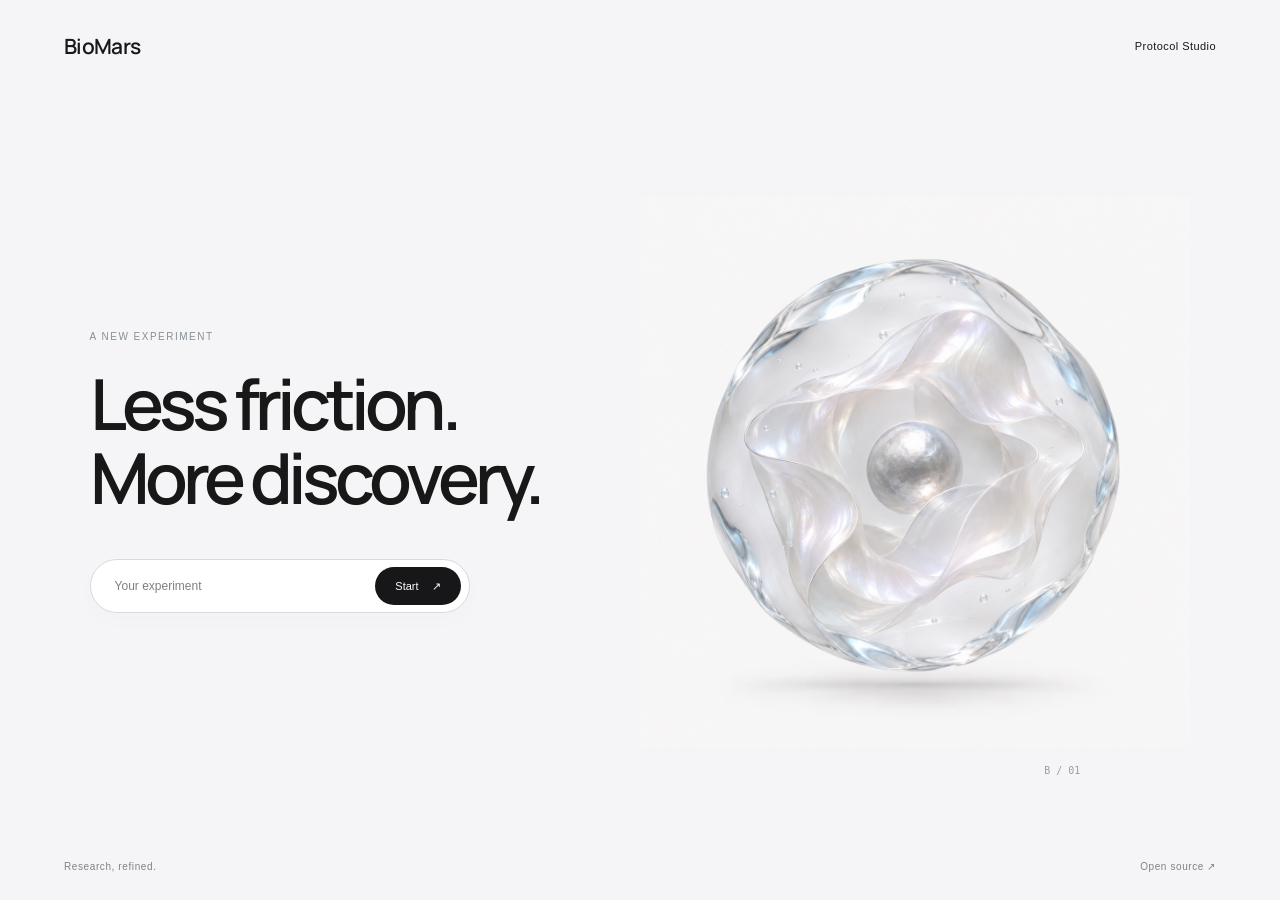
<file: web/directions/scene.html>
<!doctype html>
<html lang="en">
  <head>
    <meta charset="utf-8" />
    <meta name="viewport" content="width=device-width,initial-scale=1" />
    <meta name="theme-color" content="#171717" />
    <title>BioMars · Design Study</title>
    <link rel="stylesheet" href="./scenes.css" />
    <script type="module" src="./scene.js"></script>
  </head>
  <body>
    <main id="scene"></main>
  </body>
</html>
</file>
<file: web/directions/scenes.css>
* {
  box-sizing: border-box;
}
html,
body {
  margin: 0;
  width: 100%;
  min-height: 100%;
  font-family: Arial, Helvetica, sans-serif;
}
body {
  --display: Arial;
  background: var(--bg, #f5f5f7);
  color: var(--fg, #181818);
}
button,
input,
a {
  -webkit-tap-highlight-color: transparent;
}
button,
input {
  font: inherit;
  color: inherit;
}
button {
  cursor: pointer;
}
a {
  color: inherit;
  text-decoration: none;
}
button:active {
  scale: 0.97;
}
a:focus-visible,
button:focus-visible,
input:focus-visible {
  outline: 2px solid currentColor;
  outline-offset: 6px;
}
#scene {
  position: relative;
  min-height: 680px;
  height: 100svh;
  overflow: hidden;
  --mx: 0;
  --my: 0;
  --px: 50%;
  --py: 50%;
  --dial: -13deg;
}
.scene-nav {
  position: relative;
  z-index: 5;
  display: flex;
  justify-content: space-between;
  align-items: center;
  padding: 32px 5%;
  font-size: 12px;
}
.wordmark {
  font-weight: 700;
  font-size: 21px;
  letter-spacing: -0.7px;
}
.scene-nav > span {
  font-size: 11px;
  letter-spacing: 0.04em;
}
.scene-foot {
  position: absolute;
  bottom: 28px;
  left: 5%;
  right: 5%;
  display: flex;
  justify-content: space-between;
  font-size: 10px;
  letter-spacing: 0.06em;
  z-index: 3;
}
h1,
p,
figure {
  margin: 0;
}
h1 {
  font-family: var(--display), sans-serif;
  line-height: 0.98;
  font-weight: 400;
  letter-spacing: -0.055em;
}
.eyebrow,
.micro {
  font-size: 10px;
  letter-spacing: 0.15em;
}
.experiment {
  display: flex;
  position: relative;
  width: min(420px, 100%);
  border-bottom: 1px solid currentColor;
  align-items: center;
  gap: 12px;
  z-index: 6;
}
.experiment input {
  width: 100%;
  min-width: 0;
  border: 0;
  padding: 19px 0;
  background: transparent;
  outline: none;
  font-size: 14px;
}
.experiment input::placeholder {
  color: inherit;
  opacity: 0.55;
}
.experiment button {
  flex-shrink: 0;
  min-width: 48px;
  min-height: 48px;
  border: 0;
  background: transparent;
  color: inherit;
  font-size: 24px;
}
.experiment:focus-within {
  border-bottom-width: 2px;
}
.art {
  width: 100%;
  height: 100%;
  object-fit: cover;
  display: block;
  pointer-events: none;
  user-select: none;
}
.asterisk {
  width: 100%;
  height: 100%;
}
.sr-only {
  position: absolute !important;
  width: 1px;
  height: 1px;
  padding: 0;
  margin: -1px;
  overflow: hidden;
  clip: rect(0, 0, 0, 0);
  white-space: nowrap;
  border: 0;
}
i,
em {
  font-weight: inherit;
}
.thumbnail * {
  animation: none !important;
  transition: none !important;
  cursor: default !important;
}
.thumbnail input {
  pointer-events: none;
}
.thumbnail #scene {
  min-height: 0;
}
.cell-diagram {
  width: 100%;
  height: 100%;
  fill: none;
  stroke: currentColor;
  stroke-width: 1;
}
.precision {
  height: calc(100% - 140px);
  display: grid;
  grid-template-columns: 1fr 1fr;
  align-items: center;
  padding: 0 7%;
}
.precision-title {
  z-index: 2;
}
.precision h1 {
  font-family: var(--display), sans-serif;
  font-size: clamp(45px, 5.5vw, 86px);
  font-weight: 600;
  letter-spacing: -0.07em;
  margin: 25px 0 45px;
  line-height: 1.05;
}
.precision .eyebrow {
  color: #879096;
}
.precision .experiment {
  border: 1px solid #d9d9df;
  border-radius: 100px;
  background: white;
  width: 380px;
  padding: 0 8px 0 24px;
  box-shadow: 0 8px 25px #00000004;
}
.precision .experiment input {
  font-size: 12px;
}
.precision .experiment button {
  border-radius: 100px;
  background: #171719;
  color: white;
  font-size: 11px;
  min-height: 38px;
  padding: 0 20px;
}
.precision .experiment button span {
  margin-left: 10px;
}
.pearl-wrap {
  position: relative;
  align-self: stretch;
  display: grid;
  align-items: center;
  transform: translate(calc(var(--mx) * 20px), calc(var(--my) * 16px));
}
.pearl-wrap .art {
  height: auto;
  mix-blend-mode: multiply;
}
.specimen-tag {
  position: absolute;
  bottom: 10%;
  right: 20%;
  font: 10px monospace;
  color: #9d9da6;
}
.theme-01 .scene-foot {
  color: #818186;
}
.theme-01 .wordmark {
  font-family: var(--display);
  font-weight: 600;
}
/* 02 — International Typographic Style */
.theme-02 {
  --bg: #ef3e2f;
  --fg: #f0eddf;
}
.theme-02 .scene-nav {
  border-bottom: 1px solid #f0eddf80;
  margin: 0 4%;
  padding: 28px 0;
}
.theme-02 .wordmark {
  font-family: Arial;
  font-size: 28px;
  font-weight: 900;
}
.swiss-grid {
  display: grid;
  grid-template-columns: 1.1fr 1fr;
  position: relative;
  height: calc(100% - 100px);
  margin: 0 4%;
  border-right: 1px solid #f0eddf80;
}
.swiss-grid h1 {
  font-size: clamp(90px, 14vw, 220px);
  line-height: 0.82;
  letter-spacing: -0.08em;
  padding-top: 28px;
}
.swiss-right {
  border-left: 1px solid #f0eddf80;
  display: flex;
  flex-direction: column;
  justify-content: space-between;
  padding: 28px 28px 80px;
}
.swiss-symbol {
  width: 240px;
  height: 240px;
  align-self: center;
  transform: rotate(calc(var(--mx) * 22deg));
  transition: transform 0.15s;
}
.swiss-form {
  margin-top: 25px;
}
.swiss-form .experiment {
  margin-top: 12px;
  width: 100%;
}
.swiss-bottom {
  position: absolute;
  bottom: 26px;
  left: 0;
  font-size: 11px;
  font-weight: 700;
  line-height: 1.4;
}
/* 03 — Ma */
.theme-03 {
  --bg: #f1eee6;
  --fg: #292d22;
}
.theme-03 .scene-nav {
  font-family: Georgia, serif;
}
.theme-03 .wordmark {
  font-weight: 400;
  letter-spacing: 0;
}
.ma-layout {
  position: relative;
  height: calc(100% - 150px);
}
.ma-layout > .art {
  position: absolute;
  right: 5%;
  top: -3%;
  height: 105%;
  width: 49%;
  mix-blend-mode: multiply;
  opacity: 0.84;
  transform: translate(calc(var(--mx) * 8px), calc(var(--my) * 6px));
}
.ma-text {
  position: relative;
  z-index: 2;
  margin-left: 16%;
  padding-top: 7vh;
  width: 39%;
}
.ma-text h1 {
  font-size: clamp(40px, 4.7vw, 68px);
  letter-spacing: 0.02em;
  line-height: 1.5;
}
.ma-text h1 i {
  font-style: normal;
}
.ma-text > p {
  font:
    12px Georgia,
    serif;
  letter-spacing: 0.15em;
  margin: 22px 0 30px;
}
.ma-text .experiment {
  width: 300px;
  border-color: #899080;
}
.ma-text input {
  font: 12px Georgia;
}
.vertical-word {
  writing-mode: vertical-rl;
  position: absolute;
  left: 5%;
  top: 10%;
  font: 12px var(--display);
  letter-spacing: 0.4em;
}
.red-seal {
  display: inline-block;
  background: #ad382f;
  color: #f1eee6;
  padding: 6px 5px;
  font: 17px var(--display);
  margin-bottom: 18px;
}
.ma-line {
  position: absolute;
  right: 3%;
  top: 10%;
  height: 78%;
  width: 1px;
  background: #c5c4b3;
}
.theme-03 .scene-foot {
  font: 9px Georgia;
  letter-spacing: 0.1em;
}
/* 04 — Editorial */
.theme-04 {
  --bg: #eeeae1;
  --fg: #272721;
}
.journal-mast {
  margin: 0 5%;
  padding: 23px 0 18px;
  border-bottom: 4px double #272721;
  display: flex;
  justify-content: space-between;
  align-items: end;
  font-size: 10px;
}
.journal-mast .wordmark {
  font: 42px var(--display);
  letter-spacing: -2px;
}
.journal-grid {
  position: relative;
  height: calc(100% - 100px);
  display: grid;
  grid-template-columns: 1fr 0.8fr;
  gap: 7%;
  padding: 40px 8% 50px 5%;
}
.journal-head h1 {
  font: clamp(60px, 7.8vw, 130px)/0.92 var(--display);
  letter-spacing: -0.06em;
  margin: 15px 0 35px;
}
.journal-head > p {
  font: 11px Arial;
  letter-spacing: 0.16em;
  text-transform: uppercase;
  margin-top: 18px;
}
.journal-head .experiment {
  margin-top: 55px;
  max-width: 360px;
}
.journal-rule {
  width: 55px;
  height: 3px;
  background: #a93224;
}
.journal-grid figure {
  position: relative;
  margin-top: 12px;
  height: 85%;
  overflow: hidden;
}
.journal-grid figure .art {
  filter: grayscale(1);
  transition:
    filter 0.3s,
    scale 0.4s;
  object-position: 67%;
}
.journal-grid figure:hover .art {
  filter: grayscale(0);
  scale: 1.025;
}
.journal-grid figcaption {
  position: absolute;
  bottom: 0;
  left: 0;
  right: 0;
  background: var(--bg);
  font: 9px Arial;
  letter-spacing: 0.1em;
  padding: 10px 0;
}
.journal-edge {
  position: absolute;
  right: 2%;
  bottom: 40px;
  writing-mode: vertical-rl;
  font: 12px var(--display);
}
/* 05 — Acid */
.theme-05 {
  --bg: #d6ff00;
  --fg: #171717;
}
.theme-05 .scene-nav {
  font-weight: 700;
  border-bottom: 3px solid #171717;
  padding: 25px 4%;
}
.theme-05 .wordmark {
  font-size: 24px;
  font-family: var(--display);
}
.acid-layout {
  display: grid;
  grid-template-columns: 1.1fr 1fr;
  padding: 35px 4%;
  gap: 6%;
  height: calc(100% - 145px);
}
.acid-layout h1 {
  font-size: clamp(65px, 8.4vw, 140px);
  font-weight: 900;
  line-height: 0.91;
  letter-spacing: -0.07em;
  position: relative;
}
.acid-star {
  font: 1em Arial;
  display: inline-block;
  margin-left: 25px;
  rotate: calc(var(--mx) * 50deg);
}
.acid-panel {
  background: #171717;
  color: #d6ff00;
  align-self: center;
  padding: 30px;
  box-shadow: 12px 12px 0 #fff;
  transform: rotate(-3deg);
  transition: transform 0.2s;
}
.acid-panel:focus-within {
  transform: rotate(0);
}
.acid-panel > span {
  font: 12px monospace;
}
.acid-panel .experiment {
  width: 100%;
  border: 3px solid #d6ff00;
  margin: 30px 0 40px;
  padding-left: 16px;
}
.acid-panel input {
  font: 11px monospace;
}
.acid-panel button {
  background: #d6ff00;
  color: #171717;
  font: 20px var(--display);
  padding: 20px 15px;
}
.acid-checker {
  width: 100%;
  height: 65px;
  background: repeating-conic-gradient(#d6ff00 0% 25%, transparent 0% 50%)
    0/32px 32px;
}
.acid-bottom {
  position: absolute;
  bottom: 0;
  width: 100%;
  border-top: 3px solid #171717;
  padding: 15px 4%;
  font: 12px var(--display);
}
/* 06 — Bauhaus */
.theme-06 {
  --bg: #efeadb;
  --fg: #222622;
}
.theme-06 .wordmark {
  font: 600 24px var(--display);
}
.bauhaus-layout {
  display: grid;
  grid-template-columns: 1fr 1fr;
  gap: 4%;
  padding: 25px 8%;
  height: calc(100% - 150px);
  align-items: center;
}
.bauhaus-type h1 {
  font: 500 clamp(50px, 6.9vw, 110px)/0.95 var(--display);
  letter-spacing: -0.06em;
}
.bauhaus-type em {
  font-style: normal;
  color: #dc4231;
}
.bauhaus-type .experiment {
  margin-top: 35px;
  max-width: 350px;
}
.bauhaus-objects {
  position: relative;
  width: 100%;
  aspect-ratio: 1;
}
.bauhaus-circle {
  position: absolute;
  width: 70%;
  height: 70%;
  background: #dc4231;
  border-radius: 50%;
  top: 0;
  left: 0;
}
.bauhaus-square {
  position: absolute;
  width: 52%;
  height: 52%;
  background: #173d94;
  right: 0;
  bottom: 0;
  rotate: calc(var(--mx) * 14deg);
}
.bauhaus-arch {
  position: absolute;
  width: 45%;
  height: 68%;
  background: #d6b441;
  border-radius: 50% 50% 0 0;
  left: 1%;
  bottom: 0;
  transform: rotate(calc(-18deg + var(--my) * 12deg));
}
.bauhaus-dot {
  position: absolute;
  width: 18%;
  height: 18%;
  background: #222622;
  border-radius: 50%;
  top: 15%;
  right: 0;
}
/* 07 — Terminal */
.theme-07 {
  --bg: #07140d;
  --fg: #79f2a0;
}
.terminal-frame {
  position: absolute;
  inset: 30px;
  border: 1px solid #244a31;
  font-family: var(--display), monospace;
  padding: 22px;
}
.terminal-frame header {
  display: flex;
  align-items: center;
  justify-content: space-between;
  font-size: 12px;
}
.terminal-frame header i {
  width: 7px;
  height: 7px;
  background: #79f2a0;
  border-radius: 50%;
  box-shadow: 0 0 15px #79f2a0;
}
.terminal-main {
  position: absolute;
  top: 28%;
  left: 8%;
  right: 8%;
}
.terminal-logo {
  font:
    bold clamp(35px, 7vw, 110px)/1 var(--display),
    monospace;
  letter-spacing: -0.09em;
  margin: 0;
  color: #79f2a0;
  text-shadow: 0 0 30px #79f2a030;
}
.terminal-logo span {
  color: #2f6841;
}
.terminal-sub {
  font-size: 13px;
  color: #598267;
  margin: 18px 0 55px;
}
.terminal-prompt > span {
  font-size: 11px;
  color: #598267;
}
.terminal-prompt .experiment {
  border-bottom: 1px solid #2f6841;
  width: 70%;
  max-width: 650px;
}
.terminal-prompt input {
  font:
    15px var(--display),
    monospace;
}
.terminal-cursor {
  display: block;
  margin-top: 24px;
  font-size: 15px;
  animation: blink 1.2s steps(2, end) infinite;
}
.terminal-frame footer {
  position: absolute;
  bottom: 20px;
  left: 22px;
  right: 22px;
  display: flex;
  justify-content: space-between;
  font-size: 9px;
  color: #598267;
}
.scanlines {
  position: absolute;
  inset: 0;
  pointer-events: none;
  background: repeating-linear-gradient(
    0deg,
    transparent 0px,
    transparent 3px,
    #00000017 3px,
    #00000017 4px
  );
}
/* 08 — Blueprint */
.theme-08 {
  --bg: #1746c0;
  --fg: #fff;
  font-family: var(--display), monospace;
}
.theme-08 .wordmark {
  font:
    14px var(--display),
    monospace;
  letter-spacing: 0.15em;
}
.theme-08 .scene-nav {
  padding: 30px 4%;
  border-bottom: 1px solid #ffffff40;
}
.blueprint-grid {
  position: absolute;
  inset: 0;
  background-image:
    linear-gradient(#ffffff0d 1px, transparent 1px),
    linear-gradient(90deg, #ffffff0d 1px, transparent 1px),
    linear-gradient(#ffffff15 1px, transparent 1px),
    linear-gradient(90deg, #ffffff15 1px, transparent 1px);
  background-size:
    20px 20px,
    20px 20px,
    100px 100px,
    100px 100px;
}
.blueprint-layout {
  position: relative;
  display: grid;
  grid-template-columns: 1fr 1fr;
  gap: 9%;
  padding: 5% 7%;
  height: calc(100% - 155px);
  align-items: center;
}
.blueprint-heading > span {
  font-size: 11px;
  color: #c1d2ff;
}
.blueprint-heading h1 {
  font:
    400 clamp(35px, 4.3vw, 70px)/1.15 var(--display),
    monospace;
  letter-spacing: -0.06em;
  margin: 20px 0 50px;
}
.blueprint-heading input {
  font:
    12px var(--display),
    monospace;
}
.blueprint-drawing {
  position: relative;
  aspect-ratio: 1;
}
.blueprint-drawing .cell-diagram {
  transform: rotate(calc(var(--mx) * 10deg));
  stroke-width: 0.7;
}
.dimension {
  position: absolute;
  font: 9px var(--display);
  color: #c1d2ff;
}
.dimension.top {
  top: -22px;
  left: 43%;
}
.dimension.side {
  right: -30px;
  top: 40%;
  writing-mode: vertical-rl;
}
.crosshair {
  position: absolute;
  left: var(--px);
  top: var(--py);
  width: 30px;
  height: 30px;
  transform: translate(-50%, -50%);
  pointer-events: none;
  border: 1px solid #ffffff55;
  border-radius: 50%;
  opacity: 0.7;
}
.crosshair:before,
.crosshair:after {
  content: "";
  position: absolute;
  background: #fff8;
  left: 50%;
  top: -8px;
  width: 1px;
  height: 44px;
}
.crosshair:after {
  rotate: 90deg;
}
/* 09 — Art Deco */
.theme-09 {
  --bg: #173d37;
  --fg: #d9bd79;
}
.deco-frame {
  position: absolute;
  inset: 24px;
  border: 1px solid #d9bd7970;
}
.deco-frame:before {
  content: "";
  position: absolute;
  inset: 7px;
  border: 1px solid #d9bd7930;
  pointer-events: none;
}
.theme-09 .scene-nav {
  justify-content: center;
  padding-top: 30px;
}
.theme-09 .wordmark {
  font: 18px var(--display);
  letter-spacing: 0.32em;
}
.deco-layout {
  text-align: center;
  padding: 10px 20px;
}
.deco-emblem {
  font-size: 48px;
  line-height: 1;
  margin: 8px auto 24px;
  transition: rotate 0.7s;
}
.deco-layout:hover .deco-emblem {
  rotate: 90deg;
}
.deco-layout > p {
  font: 9px Arial;
  letter-spacing: 0.3em;
}
.deco-layout h1 {
  font:
    400 clamp(45px, 5.8vw, 90px)/1 var(--display),
    Georgia;
  letter-spacing: -0.02em;
  margin: 23px 0 35px;
}
.deco-layout .experiment {
  margin: auto;
  max-width: 340px;
  border-top: 1px solid #d9bd7960;
  border-bottom: 1px solid #d9bd7960;
  padding: 3px 12px;
}
.deco-layout .experiment input {
  font: 14px var(--display);
}
.deco-layout .experiment button {
  font: 9px Arial;
  letter-spacing: 0.15em;
}
.deco-fan {
  display: flex;
  justify-content: center;
  height: 75px;
  margin: 24px auto 0;
  gap: 16px;
}
.deco-fan i {
  width: 1px;
  height: 65px;
  background: #d9bd7970;
  transform-origin: 50% 100%;
}
.deco-fan i:first-child {
  rotate: -40deg;
}
.deco-fan i:nth-child(2) {
  rotate: -20deg;
}
.deco-fan i:nth-child(4) {
  rotate: 20deg;
}
.deco-fan i:nth-child(5) {
  rotate: 40deg;
}
.deco-corner {
  position: absolute;
  width: 100px;
  height: 100px;
  border: 1px solid #d9bd7960;
  rotate: 45deg;
  top: -51px;
  background: #173d37;
}
.deco-corner.a {
  left: -51px;
}
.deco-corner.b {
  right: -51px;
}
/* 10 — Glass */
.theme-10 {
  --bg: #bab5ca;
  --fg: #29392f;
}
.glass-backdrop {
  position: absolute;
  inset: 0;
  overflow: hidden;
  background: linear-gradient(130deg, #bbb7cc, #b3c6ba 60%, #d8d3bc);
}
.glass-backdrop > .art {
  position: absolute;
  width: 68vw;
  height: 68vw;
  right: -8%;
  bottom: -40%;
  mix-blend-mode: multiply;
  rotate: -20deg;
}
.glass-ball {
  position: absolute;
  width: 350px;
  height: 350px;
  border-radius: 50%;
  background: radial-gradient(
    circle at 28% 20%,
    #f0e8ef,
    #a2b8af 55%,
    #667f7655
  );
  box-shadow: inset -30px -20px 50px #48574d33;
}
.glass-ball.one {
  left: -120px;
  top: -130px;
}
.glass-ball.two {
  width: 200px;
  height: 200px;
  right: 16%;
  top: 6%;
  background: radial-gradient(circle at 32% 25%, #e1d4b3, #b6a28f);
}
.glass-panel {
  position: absolute;
  top: 50%;
  left: 50%;
  transform: translate(-50%, -43%) perspective(1000px)
    rotateY(calc(var(--mx) * 4deg)) rotateX(calc(var(--my) * -4deg));
  width: 470px;
  padding: 44px;
  border-radius: 30px;
  background: #ffffff35;
  backdrop-filter: blur(20px);
  border: 1px solid #ffffff8a;
  box-shadow:
    0 30px 80px #48565218,
    inset 0 1px 1px #ffffff70;
}
.glass-icon {
  font-size: 28px;
  color: #ffffffcc;
}
.glass-panel h1 {
  font: 500 51px/1.03 var(--display);
  letter-spacing: -0.07em;
  margin: 30px 0 38px;
}
.glass-panel .experiment {
  background: #ffffff48;
  border: 1px solid #ffffff6b;
  border-radius: 12px;
  padding-left: 16px;
}
.glass-panel .experiment input {
  font-size: 12px;
}
.glass-hint {
  display: flex;
  justify-content: space-between;
  font-size: 9px;
  letter-spacing: 0.1em;
  margin-top: 32px;
  color: #5d6e60;
}
/* 11 — Riso */
.theme-11 {
  --bg: #f7e9d7;
  --fg: #244b92;
}
.theme-11 .wordmark {
  font: 22px var(--display);
  letter-spacing: -1px;
}
.riso-layout {
  display: grid;
  grid-template-columns: 1fr 1.2fr;
  padding: 25px 6%;
  align-items: center;
  height: calc(100% - 135px);
  gap: 7%;
}
.riso-art {
  aspect-ratio: 1;
  position: relative;
}
.riso-circle {
  position: absolute;
  width: 80%;
  height: 80%;
  border-radius: 50%;
  background: #e7523a;
  left: 0;
  top: 0;
  opacity: 0.88;
  mix-blend-mode: multiply;
}
.riso-burst {
  font: 450px/0.8 Arial;
  color: #244b92;
  position: absolute;
  top: 18%;
  left: 12%;
  mix-blend-mode: multiply;
  transform: translate(calc(var(--mx) * 12px), calc(var(--my) * 12px))
    rotate(-10deg);
}
.riso-caption {
  position: absolute;
  bottom: -30px;
  left: 0;
  font: 10px monospace;
  letter-spacing: 0.12em;
}
.riso-text h1 {
  font: 400 clamp(36px, 4.5vw, 76px)/1.09 var(--display);
  letter-spacing: -0.07em;
}
.riso-text h1 > span {
  color: #e7523a;
}
.riso-text .experiment {
  margin-top: 32px;
  border-bottom: 2px solid #244b92;
}
.grain {
  position: absolute;
  inset: 0;
  pointer-events: none;
  opacity: 0.17;
  background-image: url("data:image/svg+xml,%3Csvg viewBox='0 0 180 180' xmlns='http://www.w3.org/2000/svg'%3E%3Cfilter id='n'%3E%3CfeTurbulence type='fractalNoise' baseFrequency='.88' numOctaves='3' stitchTiles='stitch'/%3E%3C/filter%3E%3Crect width='100%25' height='100%25' opacity='.6' filter='url(%23n)'/%3E%3C/svg%3E");
  mix-blend-mode: multiply;
}
/* 12 — Midcentury */
.theme-12 {
  --bg: #dfd1ad;
  --fg: #3d4e39;
}
.theme-12 .wordmark {
  font: 30px var(--display);
  font-weight: 400;
}
.midcentury-layout {
  display: grid;
  grid-template-columns: 1fr 1.2fr;
  padding: 35px 9%;
  gap: 10%;
  align-items: center;
  height: calc(100% - 120px);
}
.midcentury-art {
  position: relative;
  aspect-ratio: 0.8;
}
.mid-sun {
  position: absolute;
  width: 64%;
  aspect-ratio: 1;
  border-radius: 50%;
  background: #bc5432;
  left: 0;
  top: 1%;
  transform: translate(calc(var(--mx) * 10px), calc(var(--my) * 5px));
}
.mid-stem {
  position: absolute;
  width: 4px;
  background: #3d4e39;
  height: 66%;
  left: 50%;
  bottom: 10%;
  rotate: 12deg;
}
.mid-leaf {
  position: absolute;
  width: 49%;
  height: 24%;
  background: #3d4e39;
  border-radius: 100% 0 100% 0;
  top: 40%;
  right: 1%;
  rotate: -10deg;
}
.mid-leaf.second {
  left: 3%;
  top: 51%;
  rotate: 90deg;
  background: #88916a;
}
.mid-base {
  position: absolute;
  bottom: 0;
  width: 82%;
  height: 14%;
  left: 9%;
  background: #3d4e39;
  border-radius: 0 0 100% 100%;
}
.midcentury-text > span {
  font: 9px Arial;
  letter-spacing: 0.2em;
}
.midcentury-text h1 {
  font: 400 clamp(45px, 5.5vw, 85px)/1.05 var(--display);
  letter-spacing: -0.04em;
  margin: 28px 0 45px;
}
.midcentury-text .experiment {
  border-color: #7e8766;
}
.midcentury-text input {
  font-family: Georgia;
  font-size: 13px;
}
.midcentury-text button {
  border-radius: 50%;
  background: #bc5432;
  color: #dfd1ad;
  width: 46px;
  height: 46px;
}
/* 13 — Desktop */
.theme-13 {
  --bg: #5263a4;
  --fg: #171717;
  font-family: var(--display), monospace;
}
.retro-desktop {
  position: absolute;
  inset: 0;
  background-image: radial-gradient(#ffffff18 1px, transparent 1px);
  background-size: 4px 4px;
}
.desktop-icon {
  position: absolute;
  left: 30px;
  top: 30px;
  text-align: center;
  color: white;
  font-size: 18px;
  text-shadow: 1px 1px #000;
}
.desktop-icon > span {
  font-size: 48px;
  color: #f3e59b;
  line-height: 1;
}
.desktop-icon.second {
  top: 140px;
}
.retro-window {
  position: absolute;
  left: 50%;
  top: 50%;
  transform: translate(-50%, -50%);
  width: 560px;
  background: #c0c0c0;
  border: 3px outset #e2e2e2;
  box-shadow: 2px 2px 0 #000;
}
.window-title {
  display: flex;
  justify-content: space-between;
  background: #102a7d;
  color: white;
  font-size: 20px;
  padding: 5px 7px;
  cursor: grab;
  touch-action: none;
}
.window-title:active {
  cursor: grabbing;
}
.window-buttons {
  font-size: 16px;
  background: #c0c0c0;
  color: #000;
  padding: 0 4px;
  letter-spacing: 2px;
}
.retro-menu {
  font-size: 18px;
  border-bottom: 1px solid #888;
  padding: 7px 10px;
}
.retro-content {
  padding: 24px 38px 35px;
  text-align: center;
}
.retro-molecule {
  font: 66px Georgia;
  color: #354282;
}
.retro-content h1 {
  font: 54px var(--display);
  letter-spacing: 0;
  margin: 10px 0 30px;
}
.retro-content .experiment {
  border: 0;
  gap: 12px;
  width: 100%;
}
.retro-content input {
  border: 2px inset #fff;
  background: #fff;
  padding: 10px 12px;
  font: 20px var(--display);
}
.retro-content button {
  font: 20px var(--display);
  border: 2px outset #fff;
  padding: 3px 12px;
  min-height: 43px;
}
.retro-status {
  font-size: 17px;
  border: 2px inset #eee;
  margin: 4px;
  padding: 3px 8px;
}
.retro-taskbar {
  position: absolute;
  left: 0;
  right: 0;
  bottom: 0;
  height: 42px;
  background: #c0c0c0;
  border-top: 2px solid #eee;
  display: flex;
  align-items: center;
  gap: 18px;
  padding: 4px 6px;
  font-size: 18px;
}
.retro-taskbar strong {
  border: 2px outset #eee;
  padding: 2px 12px;
}
.retro-taskbar > span {
  border: 2px inset #eee;
  min-width: 250px;
  padding: 2px 10px;
}
.retro-taskbar time {
  margin-left: auto;
  border: 2px inset #eee;
  padding: 2px 10px;
}
/* 14 — Orbit */
.theme-14 {
  --bg: #0d1118;
  --fg: #f0eee4;
}
.theme-14 .wordmark {
  font: 12px var(--display);
  letter-spacing: 0.2em;
}
.theme-14 .scene-nav > span,
.theme-14 .scene-foot {
  font: 9px var(--display);
  letter-spacing: 0.1em;
  color: #73777e;
}
.orbital-layout {
  height: calc(100% - 140px);
  display: grid;
  grid-template-columns: 1fr 1fr;
  align-items: center;
  padding: 0 7%;
  gap: 5%;
}
.orbital-text {
  position: relative;
  z-index: 2;
}
.orange-dot {
  width: 7px;
  height: 7px;
  display: inline-block;
  background: #ff853c;
  border-radius: 50%;
  margin-bottom: 18px;
}
.orbital-text > p {
  font: 9px var(--display);
  letter-spacing: 0.1em;
  color: #95999d;
}
.orbital-text h1 {
  font: 500 clamp(46px, 6vw, 100px)/1.06 Arial;
  letter-spacing: -0.06em;
  margin: 24px 0 45px;
}
.orbital-text .experiment {
  border-color: #4a4d51;
  max-width: 340px;
}
.orbital-text input {
  font: 11px var(--display);
}
.orbital-text button {
  font: 9px var(--display);
  color: #ff853c;
  padding: 0 8px;
}
.orbital-map {
  position: relative;
  aspect-ratio: 1;
  transform: rotate(calc(var(--mx) * 15deg));
}
.orbit {
  position: absolute;
  border: 1px solid #646e7855;
  border-radius: 50%;
  inset: 0;
}
.orbit.o2 {
  inset: 14%;
  transform: rotate(40deg);
}
.orbit.o3 {
  inset: 28%;
  border-style: dashed;
}
.planet {
  position: absolute;
  inset: 39%;
  border-radius: 50%;
  background: radial-gradient(circle at 30% 25%, #b8b5a4, #353a3a 55%, #0c1318);
  box-shadow: 0 0 70px #a2b5a015;
}
.satellite {
  position: absolute;
  left: 14%;
  top: 17%;
  width: 8px;
  height: 8px;
  background: #ff853c;
  border-radius: 50%;
  box-shadow: 0 0 15px #ff853c44;
}
.orbital-map:after {
  content: "+";
  position: absolute;
  left: 49%;
  top: 0;
  color: #fff8;
  font: 15px monospace;
}
/* 15 — Industrial */
.theme-15 {
  --bg: #d65f29;
  --fg: #ece9dc;
}
.industrial-shell {
  position: absolute;
  inset: 25px;
  border: 1px solid #603b23;
  border-radius: 8px;
  background: linear-gradient(140deg, #333838, #252928);
  box-shadow:
    0 12px 25px #5f311b40,
    inset 0 1px 1px #ffffff33;
  padding: 35px 45px;
}
.industrial-shell header {
  display: flex;
  justify-content: space-between;
  align-items: center;
  font: 12px var(--display);
  letter-spacing: 0.13em;
  border-bottom: 1px solid #62665d;
  padding-bottom: 25px;
}
.industrial-shell header > div {
  text-align: right;
  line-height: 1.7;
}
.industrial-shell header > div > span {
  font-size: 9px;
  color: #999d8f;
}
.industrial-logo {
  font: bold 27px/0.85 Arial;
  letter-spacing: -2px;
}
.industrial-layout {
  display: grid;
  grid-template-columns: 1.4fr 0.65fr;
  gap: 8%;
  height: calc(100% - 110px);
  align-items: center;
}
.industrial-screen {
  padding: 25px 30px;
  background: #d4d4b5;
  color: #30382d;
  border: 7px solid #151a17;
  border-radius: 7px;
  box-shadow: inset 2px 2px 9px #0003;
}
.industrial-screen > span {
  font: 10px monospace;
  letter-spacing: 0.14em;
}
.industrial-screen h1 {
  font: 600 clamp(45px, 5.2vw, 90px)/0.91 var(--display);
  letter-spacing: -0.03em;
  margin: 24px 0 25px;
}
.industrial-screen input {
  font: 12px monospace;
}
.industrial-control {
  display: flex;
  flex-direction: column;
  align-items: center;
  gap: 18px;
}
.dial {
  width: 150px;
  aspect-ratio: 1;
  border-radius: 50%;
  background: repeating-conic-gradient(#1c211e 0deg 3deg, #4d514a 3deg 6deg);
  padding: 10px;
  box-shadow: 0 15px 20px #0006;
  position: relative;
  rotate: var(--dial);
}
.dial:before {
  content: "";
  position: absolute;
  inset: 9px;
  border-radius: 50%;
  background: linear-gradient(130deg, #64675d, #252b26);
  border: 1px solid #73796a;
}
.dial i {
  position: absolute;
  width: 5px;
  height: 25px;
  left: calc(50% - 2px);
  top: 20px;
  background: #d65f29;
  border-radius: 2px;
}
.industrial-control label {
  font: 10px monospace;
  letter-spacing: 0.16em;
}
.industrial-control input {
  width: 135px;
  accent-color: #d65f29;
}
.industrial-bars {
  margin-top: 22px;
  font: 18px monospace;
  color: #878d7e;
}
.rivet {
  position: absolute;
  width: 8px;
  height: 8px;
  background: linear-gradient(45deg, #a4a39a, #3d413b);
  border-radius: 50%;
  box-shadow: 0 1px 3px #000;
}
.rivet:after {
  content: "";
  position: absolute;
  left: 2px;
  right: 2px;
  top: 4px;
  height: 1px;
  background: #111;
  rotate: 35deg;
}
.rivet.tl {
  top: 10px;
  left: 10px;
}
.rivet.tr {
  top: 10px;
  right: 10px;
}
.rivet.bl {
  bottom: 10px;
  left: 10px;
}
.rivet.br {
  bottom: 10px;
  right: 10px;
}
/* 16 — Soft */
.theme-16 {
  --bg: #c9b9ef;
  --fg: #29202f;
}
.theme-16 .wordmark {
  font: bold 28px var(--display);
  letter-spacing: -2px;
}
.soft-layout {
  height: calc(100% - 100px);
  position: relative;
  margin: 0 6%;
}
.soft-layout h1 {
  position: absolute;
  top: 6%;
  left: 0;
  font: 700 clamp(70px, 9vw, 145px)/0.82 var(--display);
  letter-spacing: -0.08em;
  z-index: 2;
}
.soft-layout h1 > i {
  font-family: Georgia;
  font-weight: 400;
}
.soft-art {
  position: absolute;
  width: 64%;
  height: 100%;
  right: -8%;
  top: -5%;
  transform: translate(calc(var(--mx) * 16px), calc(var(--my) * 10px))
    rotate(calc(var(--mx) * -4deg));
}
.soft-art .art {
  object-fit: contain;
  mix-blend-mode: multiply;
  mask-image: radial-gradient(ellipse at center, #000 54%, transparent 73%);
}
.soft-form {
  position: absolute;
  bottom: 11%;
  left: 0;
  right: 0;
  z-index: 3;
}
.soft-form .experiment {
  width: 490px;
  max-width: 90%;
  background: #f1ebff;
  border: 0;
  border-radius: 100px;
  padding: 7px 7px 7px 25px;
  box-shadow: 0 9px 0 #aa93d3;
}
.soft-form input {
  font-size: 13px;
}
.soft-form button {
  border-radius: 50px;
  font-size: 13px;
  background: #fa6d2d;
  color: #29202f;
  padding: 0 25px;
  font-weight: 700;
}
.soft-dot {
  position: absolute;
  top: 4%;
  right: 2%;
  font: 50px Georgia;
  color: #fa6d2d;
}
/* 17 — Notebook */
.theme-17 {
  --bg: #d9d1bd;
  --fg: #23436d;
}
.notebook {
  position: absolute;
  inset: 25px 9%;
  background: #f4eedb;
  border: 1px solid #b3ad9c;
  rotate: -1deg;
  box-shadow: 6px 10px 0 #b9b099;
}
.notebook:before {
  content: "";
  position: absolute;
  inset: 0;
  background: repeating-linear-gradient(
    transparent 0 31px,
    #23436d1a 31px 32px
  );
  background-position: 0 115px;
  pointer-events: none;
}
.notebook:after {
  content: "";
  position: absolute;
  left: 9%;
  top: 0;
  bottom: 0;
  width: 1px;
  background: #a6453450;
}
.notebook header {
  position: relative;
  margin: 0 4% 0 14%;
  padding: 22px 0;
  border-bottom: 2px solid #23436d;
  display: flex;
  justify-content: space-between;
  align-items: end;
}
.notebook .wordmark {
  font: 34px var(--display);
  font-weight: 700;
}
.notebook header > span {
  font: 12px var(--display);
}
.notebook section {
  position: relative;
  padding: 35px 8% 20px 14%;
}
.handwritten-small {
  font: 21px var(--display);
  color: #a64534;
  rotate: -5deg;
  display: inline-block;
}
.notebook h1 {
  font: 400 clamp(40px, 5.7vw, 85px)/1 var(--display);
  letter-spacing: -0.03em;
  margin: 20px 0 30px;
}
.notebook h1 em {
  font-style: normal;
  position: relative;
}
.notebook h1 em:after {
  content: "";
  position: absolute;
  bottom: 1px;
  left: 0;
  right: 0;
  height: 2px;
  background: #a64534;
  rotate: -2deg;
  transform: scaleX(0.8);
  transform-origin: left;
  transition: transform 0.3s;
}
.notebook:focus-within h1 em:after {
  transform: scaleX(1);
}
.notebook-sketch {
  position: absolute;
  right: 7%;
  top: 9%;
  width: 28%;
  aspect-ratio: 1;
  rotate: 18deg;
  opacity: 0.6;
  stroke-width: 1;
}
.notebook .experiment {
  width: 380px;
  max-width: 82%;
  border-bottom: 2px solid #23436d;
}
.notebook input {
  font: 26px var(--display);
}
.notebook button {
  font: 34px var(--display);
}
.notebook-caption {
  font: 15px var(--display);
  color: #a64534;
  margin-top: 20px;
  text-align: right;
}
.notebook-holes {
  position: absolute;
  left: 4%;
  top: 20%;
  bottom: 20%;
  display: flex;
  flex-direction: column;
  justify-content: space-between;
}
.notebook-holes i {
  width: 14px;
  height: 14px;
  border-radius: 50%;
  background: #d9d1bd;
  box-shadow: inset 1px 1px 2px #0003;
}
/* 18 — Cinema */
.theme-18 {
  --bg: #071013;
  --fg: #c9dfdb;
}
.fullbleed {
  position: absolute;
  inset: 0;
  object-position: 64% center;
}
.nocturne-shade {
  position: absolute;
  inset: 0;
  background: linear-gradient(90deg, #071013e8, #07101360 52%, transparent);
}
.theme-18 .wordmark {
  font: 500 20px var(--display);
  letter-spacing: -0.7px;
}
.nocturne-layout {
  position: absolute;
  left: 8%;
  top: 25%;
  z-index: 2;
}
.small-line {
  display: block;
  width: 35px;
  height: 1px;
  background: #bc9a60;
  margin-bottom: 30px;
}
.nocturne-layout h1 {
  font: 300 clamp(65px, 8vw, 130px)/0.98 var(--display);
  letter-spacing: -0.065em;
  margin: 0 0 50px;
}
.nocturne-layout h1 i {
  font-family: Georgia;
  font-weight: 400;
  color: #bc9a60;
}
.nocturne-layout .experiment {
  width: 335px;
  max-width: 84vw;
  border-color: #c9dfdb66;
}
.nocturne-layout input {
  font-size: 12px;
}
.spotlight {
  position: absolute;
  inset: 0;
  pointer-events: none;
  background: radial-gradient(
    circle 230px at var(--px) var(--py),
    #c6dfca0d,
    transparent
  );
  mix-blend-mode: screen;
}
.theme-18 .scene-foot {
  color: #78908b;
  font-size: 9px;
  letter-spacing: 0.17em;
}
/* 19 — Herbarium */
.theme-19 {
  --bg: #e9dbc6;
  --fg: #554c3b;
}
.herbarium-frame {
  position: absolute;
  inset: 20px;
  border: 1px solid #9b8c6e70;
}
.theme-19 .scene-nav {
  padding: 25px 4%;
}
.theme-19 .wordmark {
  font: 32px var(--display);
  font-weight: 400;
  letter-spacing: -1px;
}
.theme-19 .scene-nav > span {
  font: 8px Arial;
  letter-spacing: 0.2em;
}
.herbarium-layout {
  display: grid;
  grid-template-columns: 1.1fr 1fr;
  height: calc(100% - 130px);
  padding: 0 4% 0 9%;
  gap: 4%;
  align-items: center;
}
.herbarium-no {
  font: 10px Georgia;
  letter-spacing: 0.2em;
}
.herbarium-text h1 {
  font: 400 clamp(45px, 5.8vw, 92px)/1 var(--display);
  letter-spacing: -0.04em;
  margin: 27px 0 45px;
}
.herbarium-text h1 i {
  color: #7d8c53;
}
.herbarium-text .experiment {
  max-width: 330px;
  border-color: #9b8c6e;
}
.herbarium-text input {
  font: 14px var(--display);
}
.herbarium-text button {
  font: 14px var(--display);
  min-width: 70px;
}
.herbarium-layout figure {
  position: relative;
  height: 100%;
  align-self: stretch;
  border-left: 1px solid #9b8c6e50;
  padding-left: 10%;
}
.herbarium-layout .art {
  object-fit: cover;
  mix-blend-mode: multiply;
  transform: translate(calc(var(--mx) * 6px), calc(var(--my) * 6px));
}
.specimen-label {
  position: absolute;
  right: 10%;
  bottom: 10%;
  font: 9px Georgia;
  letter-spacing: 0.2em;
  padding: 15px;
  border: 1px solid #9b8c6e;
  rotate: 4deg;
  background: #e9dbc6e0;
}
.theme-19 .scene-foot {
  font: 8px Arial;
  letter-spacing: 0.15em;
  left: 4%;
  right: 4%;
}
/* 20 — Kinetic */
.theme-20 {
  --bg: #f847a3;
  --fg: #25172c;
}
.theme-20 .wordmark {
  font: 20px var(--display);
  letter-spacing: -0.5px;
}
.theme-20 .scene-nav {
  padding: 25px 4%;
  border-bottom: 1px solid #25172c80;
}
.type-layout {
  position: relative;
  padding-top: 4%;
  height: calc(100% - 90px);
}
.type-ribbon {
  display: flex;
  width: max-content;
  white-space: nowrap;
  font: 400 clamp(100px, 15.5vw, 240px)/1.05 var(--display);
  letter-spacing: -0.08em;
  transform: translateX(calc(-8% + var(--mx) * 30px));
}
.type-ribbon.outline {
  -webkit-text-stroke: 2px #25172c;
  color: transparent;
  transform: translateX(calc(-17% - var(--mx) * 30px));
  margin-top: -5px;
}
.type-input {
  position: absolute;
  bottom: 9%;
  left: 7%;
  width: 58%;
}
.type-input .experiment {
  width: 100%;
  border-bottom: 3px solid #25172c;
}
.type-input input {
  font: 17px var(--display);
}
.type-circle {
  position: absolute;
  right: 8%;
  bottom: 9%;
  width: 110px;
  height: 110px;
  background: #fff0d6;
  border-radius: 50%;
  display: grid;
  place-items: center;
  font: 66px Arial;
  rotate: calc(var(--mx) * 35deg);
}
/* 21 — De Stijl */
.theme-21 {
  --bg: #f2efe6;
  --fg: #161616;
}
.stijl-grid {
  display: grid;
  height: 100%;
  grid-template-columns: 22fr 49fr 29fr;
  grid-template-rows: 18% 60% 22%;
  gap: 10px;
  background: #161616;
  padding: 10px;
}
.stijl-grid > header {
  background: #f2efe6;
  padding: 20px 22px;
  display: flex;
  align-items: center;
}
.stijl-grid .wordmark {
  font: 700 29px/0.9 var(--display);
  letter-spacing: -2px;
}
.stijl-blue {
  background: #1743a4;
}
.stijl-yellow {
  background: #f2ce3b;
  display: flex;
  justify-content: end;
  align-items: center;
  padding: 24px;
  font: 70px var(--display);
}
.stijl-title {
  grid-column: 1/3;
  background: #f2efe6;
  padding: 5% 7%;
}
.stijl-title > span {
  font: 9px var(--display);
  letter-spacing: 0.18em;
}
.stijl-title h1 {
  font: 500 clamp(40px, 5.5vw, 90px)/1 var(--display);
  letter-spacing: -0.05em;
  margin-top: 20px;
}
.stijl-red {
  background: #d83023;
  display: grid;
  place-items: center;
  font: 120px Arial;
  transition: background 0.2s;
}
.stijl-grid:focus-within .stijl-red {
  background: #f2ce3b;
}
.stijl-input {
  grid-column: 1/3;
  background: #f2efe6;
  padding: 20px 7%;
  display: flex;
  align-items: center;
}
.stijl-input .experiment {
  border: 0;
  width: 100%;
}
.stijl-input input {
  font: 16px var(--display);
}
.stijl-input button {
  font-size: 40px;
}
.stijl-white {
  background: #fff;
}
/* 22 — Atelier */
.theme-22 {
  --bg: #f5f1e9;
  --fg: #171716;
}
.theme-22 .wordmark {
  font: 13px Arial;
  letter-spacing: 0.3em;
  font-weight: 400;
}
.theme-22 .scene-nav {
  padding: 28px 5%;
}
.theme-22 .scene-nav > span {
  font-size: 9px;
  letter-spacing: 0.16em;
}
.atelier-layout {
  position: relative;
  height: calc(100% - 90px);
}
.atelier-word {
  position: absolute;
  top: 9%;
  left: 5%;
  right: 5%;
  text-align: center;
  font: 400 clamp(100px, 19vw, 290px)/1 var(--display);
  letter-spacing: -0.065em;
  z-index: 2;
  pointer-events: none;
}
.atelier-word > span {
  font-style: italic;
}
.atelier-layout figure {
  position: absolute;
  width: 43%;
  height: 68%;
  left: 32%;
  top: 14%;
  background: #ddd8ce;
  overflow: hidden;
}
.atelier-layout figure .art {
  mix-blend-mode: multiply;
  object-fit: cover;
  scale: 1.2;
  transform: translate(calc(var(--mx) * 8px), calc(var(--my) * 8px));
  filter: grayscale(1);
}
.atelier-caption {
  position: absolute;
  left: 8%;
  top: 59%;
  font: 8px Arial;
  letter-spacing: 0.17em;
  writing-mode: vertical-rl;
  rotate: 180deg;
}
.atelier-form {
  position: absolute;
  left: 55%;
  bottom: 6%;
  width: 34%;
  z-index: 4;
}
.atelier-form .experiment {
  border-color: #a9a195;
  background: #f5f1e9e8;
  padding-left: 15px;
}
.atelier-form input {
  font: 13px var(--display);
}
.atelier-index {
  position: absolute;
  bottom: 8%;
  left: 6%;
  font: 8px Arial;
  letter-spacing: 0.15em;
}
/* 23 — Memphis */
.theme-23 {
  --bg: #f9b8cd;
  --fg: #22222a;
}
.theme-23 .wordmark {
  font: 20px var(--display);
  letter-spacing: -1px;
}
.theme-23 .scene-nav {
  padding: 28px 4%;
}
.memphis-pattern {
  position: absolute;
  inset: 0;
  background: radial-gradient(#22222a 1px, transparent 1.5px);
  background-size: 19px 19px;
  opacity: 0.12;
}
.memphis-layout {
  position: relative;
  height: calc(100% - 100px);
}
.memphis-card {
  position: absolute;
  left: 50%;
  top: 48%;
  transform: translate(-50%, -50%);
  width: 540px;
  padding: 40px;
  background: #f1e24b;
  border: 3px solid #22222a;
  box-shadow: 13px 13px 0 #315bea;
  rotate: -3deg;
  z-index: 2;
}
.memphis-card h1 {
  font: 400 67px/1.05 var(--display);
  letter-spacing: -0.06em;
  margin-bottom: 35px;
}
.memphis-card h1 > span {
  color: #315bea;
}
.memphis-card .experiment {
  border: 2px solid #22222a;
  background: #fff;
  padding-left: 15px;
  width: 100%;
}
.memphis-card input {
  font-size: 12px;
}
.memphis-card button {
  background: #315bea;
  color: #fff;
  font: 12px var(--display);
  padding: 0 15px;
  min-height: 52px;
}
.memphis-zigzag {
  position: absolute;
  left: 6%;
  top: 13%;
  width: 160px;
  height: 55px;
  background:
    linear-gradient(
        135deg,
        transparent 40%,
        #315bea 40%,
        #315bea 60%,
        transparent 60%
      )
      0 0/40px 40px,
    linear-gradient(
        45deg,
        transparent 40%,
        #315bea 40%,
        #315bea 60%,
        transparent 60%
      )
      20px 0/40px 40px;
  rotate: -17deg;
}
.memphis-triangle {
  position: absolute;
  right: 8%;
  top: 7%;
  width: 0;
  height: 0;
  border-left: 65px solid transparent;
  border-right: 65px solid transparent;
  border-bottom: 110px solid #315bea;
  rotate: 20deg;
}
.memphis-sticker {
  position: absolute;
  left: 9%;
  bottom: 4%;
  font: 145px Arial;
  line-height: 1;
  z-index: 3;
  color: #f1e24b;
  -webkit-text-stroke: 3px #22222a;
  rotate: 12deg;
  touch-action: none;
  cursor: grab;
}
.memphis-dots {
  position: absolute;
  right: 6%;
  bottom: 4%;
  font: 65px/0.65 Arial;
  letter-spacing: 6px;
  color: #315bea;
  rotate: -9deg;
}
/* 24 — Living network */
.theme-24 {
  --bg: #0b1820;
  --fg: #c4dbd0;
}
.theme-24 #network {
  position: absolute;
  inset: 0;
  pointer-events: none;
}
.theme-24 .wordmark {
  font: 500 23px var(--display);
  letter-spacing: -1px;
}
.theme-24 .scene-nav > span {
  color: #76a491;
}
.network-layout {
  position: absolute;
  left: 50%;
  top: 49%;
  transform: translate(-50%, -50%);
  width: 85%;
  text-align: center;
}
.network-cross {
  font: 30px var(--display);
  color: #76d9b5;
  display: block;
  margin-bottom: 32px;
}
.network-layout h1 {
  font: 400 clamp(45px, 6vw, 100px)/1.04 var(--display);
  letter-spacing: -0.065em;
  position: relative;
  text-shadow: 0 0 60px #0b1820;
}
.network-layout h1 i {
  font-style: normal;
  color: #76d9b5;
}
.network-layout .experiment {
  margin: 50px auto 0;
  max-width: 380px;
  border: 1px solid #76d9b550;
  border-radius: 3px;
  padding: 0 15px;
  background: #0b1820d9;
  backdrop-filter: blur(5px);
}
.network-layout input {
  font: 12px var(--display);
}
.network-layout > p {
  font: 8px monospace;
  letter-spacing: 0.15em;
  color: #608878;
  margin-top: 28px;
}
.theme-24 .scene-foot {
  font: 8px monospace;
  color: #608878;
}
/* 25 — Metal */
.theme-25 {
  --bg: #c9cbd0;
  --fg: #18191e;
}
.chrome-surface {
  position: absolute;
  inset: 0;
  background: linear-gradient(
    115deg,
    #e2e3e6,
    #b5b7bb 34%,
    #f3f4f5 52%,
    #b4b6ba 73%,
    #d8dade
  );
  background-position: calc(var(--mx) * 40px) 0;
}
.chrome-surface:after {
  content: "";
  position: absolute;
  inset: 0;
  opacity: 0.18;
  background: repeating-linear-gradient(
    0deg,
    transparent,
    transparent 1px,
    #ffffff80 1px,
    #ffffff80 2px
  );
}
.theme-25 .wordmark {
  font: 500 16px var(--display);
  letter-spacing: -1px;
}
.theme-25 .scene-nav {
  padding: 30px 5%;
  border-bottom: 1px solid #0002;
}
.theme-25 .scene-nav > span {
  font: 8px var(--display);
  letter-spacing: 0.08em;
}
.chrome-layout {
  position: relative;
  height: calc(100% - 100px);
  padding: 6%;
}
.chrome-layout h1 {
  font: 400 clamp(40px, 6.5vw, 110px)/1.06 var(--display);
  letter-spacing: -0.07em;
  position: relative;
  z-index: 2;
}
.chrome-layout h1 > span {
  color: #eceef1;
  text-shadow:
    1px 1px 1px #4446,
    -1px -1px 1px #fff6;
}
.chrome-object {
  position: absolute;
  right: -3%;
  top: -5%;
  width: 58%;
  height: 95%;
  mix-blend-mode: multiply;
  transform: rotate(calc(var(--mx) * 6deg))
    translate(calc(var(--mx) * 12px), calc(var(--my) * 10px));
}
.chrome-object .art {
  filter: grayscale(1) contrast(1.5);
  mask-image: radial-gradient(ellipse at center, #000 50%, transparent 72%);
  object-fit: contain;
}
.chrome-input {
  position: absolute;
  bottom: 10%;
  left: 6%;
  z-index: 3;
}
.chrome-input .experiment {
  width: 430px;
  max-width: 82vw;
  border: 1px solid #ffffffaa;
  border-radius: 60px;
  background: linear-gradient(#e9eaed, #bbbfc4);
  padding: 2px 5px 2px 22px;
  box-shadow:
    0 3px 5px #0002,
    inset 0 1px 1px white;
}
.chrome-input input {
  font: 10px var(--display);
}
.chrome-input button {
  border-radius: 50%;
  background: linear-gradient(145deg, #f8f8f8, #a4a8af);
  box-shadow:
    1px 2px 3px #0002,
    inset 0 1px #fff;
  font-size: 25px;
  min-height: 44px;
  min-width: 44px;
}
.chrome-label {
  position: absolute;
  right: 5%;
  bottom: 10%;
  font: 8px var(--display);
  letter-spacing: 0.1em;
}
@keyframes blink {
  50% {
    opacity: 0;
  }
}
@media (max-width: 700px) {
  #scene {
    min-height: 740px;
  }
  .scene-nav {
    padding: 24px 6%;
    font-size: 10px;
  }
  .scene-nav .wordmark {
    font-size: 20px;
  }
  .scene-foot {
    font-size: 8px;
    bottom: 22px;
    left: 6%;
    right: 6%;
  }
  .experiment input {
    font-size: 14px !important;
  }
  .precision {
    grid-template-columns: 1fr;
    display: block;
    padding: 30px 8%;
  }
  .precision-title {
    position: relative;
    z-index: 3;
  }
  .precision h1 {
    font-size: 48px;
    margin: 18px 0 25px;
  }
  .precision .experiment {
    width: 100%;
    max-width: 380px;
  }
  .pearl-wrap {
    position: absolute;
    width: 85%;
    height: 45%;
    bottom: 3%;
    left: 14%;
    z-index: 1;
  }
  .pearl-wrap .art {
    height: 100%;
    object-fit: contain;
  }
  .specimen-tag {
    bottom: 10%;
    right: 10%;
  }
  .swiss-grid {
    grid-template-columns: minmax(0, 1.3fr) minmax(0, 1fr);
  }
  .swiss-grid h1 {
    font-size: 22vw;
    padding-top: 40px;
  }
  .swiss-right {
    padding: 40px 14px 120px;
  }
  .swiss-symbol {
    width: 110px;
    height: 110px;
  }
  .swiss-form .micro {
    font-size: 8px;
  }
  .swiss-form .experiment {
    flex-direction: column;
    align-items: start;
    gap: 0;
  }
  .swiss-form input {
    font-size: 10px !important;
  }
  .swiss-form button {
    align-self: end;
  }
  .ma-layout > .art {
    right: -16%;
    top: 22%;
    width: 75%;
    height: 90%;
    opacity: 0.7;
  }
  .ma-text {
    margin-left: 14%;
    padding-top: 8%;
    width: 76%;
  }
  .ma-text h1 {
    font-size: 40px;
  }
  .ma-text .experiment {
    width: 240px;
  }
  .vertical-word {
    font-size: 10px;
  }
  .journal-mast {
    font-size: 7px;
  }
  .journal-mast .wordmark {
    font-size: 32px;
  }
  .journal-grid {
    padding: 25px 6%;
    gap: 20px;
    grid-template-columns: 1fr 1fr;
  }
  .journal-head h1 {
    font-size: 55px;
  }
  .journal-head .experiment {
    position: absolute;
    bottom: 65px;
    left: 6%;
    width: 80%;
  }
  .journal-grid figure {
    height: 70%;
    margin-top: 30px;
  }
  .journal-grid figcaption {
    font-size: 7px;
  }
  .journal-head > p {
    font-size: 9px;
  }
  .acid-layout {
    display: block;
    padding: 30px 6%;
  }
  .acid-layout h1 {
    font-size: 19vw;
    line-height: 0.86;
  }
  .acid-star {
    margin-left: 10px;
  }
  .acid-panel {
    position: absolute;
    bottom: 85px;
    left: 9%;
    right: 9%;
    padding: 18px;
  }
  .acid-panel .experiment {
    margin: 16px 0 20px;
  }
  .acid-panel input {
    font-size: 10px !important;
  }
  .acid-checker {
    height: 25px;
    background-size: 20px 20px;
  }
  .acid-bottom {
    font-size: 9px;
  }
  .bauhaus-layout {
    display: block;
    padding: 25px 8%;
  }
  .bauhaus-type h1 {
    font-size: 65px;
    position: relative;
    z-index: 2;
  }
  .bauhaus-type .experiment {
    position: absolute;
    bottom: 75px;
    left: 8%;
    width: 84%;
  }
  .bauhaus-objects {
    position: absolute;
    right: 5%;
    top: 32%;
    width: 60%;
    z-index: 1;
    opacity: 0.95;
  }
  .terminal-frame {
    inset: 16px;
    padding: 15px;
  }
  .terminal-frame header {
    font-size: 10px;
  }
  .terminal-main {
    top: 28%;
    left: 6%;
    right: 6%;
  }
  .terminal-logo {
    font-size: 13vw;
  }
  .terminal-prompt .experiment {
    width: 100%;
  }
  .terminal-sub {
    font-size: 12px;
  }
  .terminal-frame footer {
    font-size: 8px;
  }
  .blueprint-layout {
    display: block;
    padding: 40px 8%;
  }
  .blueprint-heading h1 {
    font-size: 40px;
    margin-bottom: 30px;
  }
  .blueprint-heading .experiment {
    position: absolute;
    bottom: 70px;
    left: 8%;
    width: 84%;
  }
  .blueprint-drawing {
    position: absolute;
    width: 60%;
    right: 10%;
    top: 39%;
  }
  .dimension {
    font-size: 7px;
  }
  .deco-frame {
    inset: 15px;
  }
  .deco-layout {
    padding: 30px 20px;
  }
  .deco-layout h1 {
    font-size: 47px;
  }
  .deco-layout > p {
    font-size: 8px;
  }
  .deco-layout .experiment {
    margin-top: 35px;
  }
  .deco-layout input {
    font-size: 14px !important;
  }
  .deco-emblem {
    margin-bottom: 30px;
  }
  .glass-panel {
    width: 84%;
    padding: 32px;
    top: 48%;
  }
  .glass-panel h1 {
    font-size: 46px;
  }
  .glass-backdrop > .art {
    height: 90vw;
    width: 90vw;
    bottom: -10%;
    right: -25%;
  }
  .glass-ball.two {
    right: -20%;
  }
  .riso-layout {
    display: block;
    padding: 15px 8%;
  }
  .riso-text {
    position: relative;
    z-index: 2;
  }
  .riso-text h1 {
    font-size: 40px;
  }
  .riso-text .experiment {
    position: absolute;
    top: 450px;
    width: 100%;
  }
  .riso-art {
    position: absolute;
    width: 56%;
    right: -5%;
    top: 35%;
    opacity: 0.8;
  }
  .riso-burst {
    font-size: 250px;
  }
  .riso-caption {
    font-size: 7px;
  }
  .midcentury-layout {
    display: block;
    padding: 30px 8%;
  }
  .midcentury-text {
    position: relative;
  }
  .midcentury-text h1 {
    font-size: 46px;
    margin: 22px 0;
  }
  .midcentury-art {
    position: absolute;
    right: 5%;
    top: 41%;
    width: 52%;
    height: 39%;
  }
  .midcentury-text .experiment {
    position: absolute;
    top: 480px;
    width: 100%;
  }
  .midcentury-text > span {
    font-size: 8px;
  }
  .retro-window {
    width: 85%;
    top: 48%;
  }
  .window-title {
    font-size: 16px;
  }
  .window-buttons {
    font-size: 12px;
  }
  .retro-content {
    padding: 20px;
  }
  .retro-content h1 {
    font-size: 46px;
  }
  .retro-content .experiment {
    flex-direction: column;
    align-items: stretch;
  }
  .retro-content input {
    font-size: 20px !important;
  }
  .retro-taskbar > span {
    min-width: 0;
    font-size: 14px;
  }
  .desktop-icon {
    font-size: 14px;
    top: 25px;
    left: 20px;
  }
  .desktop-icon > span {
    font-size: 34px;
  }
  .desktop-icon.second {
    left: 110px;
    top: 25px;
  }
  .orbital-layout {
    display: block;
    padding: 60px 8%;
  }
  .orbital-text h1 {
    font-size: 53px;
    margin: 22px 0 25px;
  }
  .orbital-text > p {
    font-size: 8px;
  }
  .orbital-text .experiment {
    position: absolute;
    top: 440px;
    width: 100%;
  }
  .orbital-map {
    position: absolute;
    right: -8%;
    top: 34%;
    width: 82%;
    opacity: 0.7;
  }
  .industrial-shell {
    inset: 16px;
    padding: 25px 23px;
  }
  .industrial-shell header {
    font-size: 10px;
    padding-bottom: 18px;
  }
  .industrial-layout {
    display: block;
    padding-top: 25px;
  }
  .industrial-screen {
    padding: 20px;
    border-width: 5px;
  }
  .industrial-screen h1 {
    font-size: 57px;
  }
  .industrial-screen > span {
    font-size: 8px;
  }
  .industrial-screen input {
    font-size: 12px !important;
  }
  .industrial-control {
    position: absolute;
    bottom: 25px;
    left: 30px;
    right: 30px;
    flex-direction: row;
    gap: 20px;
  }
  .dial {
    width: 85px;
    min-width: 85px;
  }
  .dial i {
    height: 16px;
    top: 16px;
  }
  .industrial-control input {
    width: 85px;
  }
  .industrial-bars {
    display: none;
  }
  .industrial-control label {
    font-size: 8px;
  }
  .soft-layout h1 {
    font-size: 85px;
    top: 5%;
  }
  .soft-art {
    right: -21%;
    top: 20%;
    width: 100%;
    height: 65%;
  }
  .soft-form {
    bottom: 9%;
    left: 1%;
    right: 1%;
  }
  .soft-form .experiment {
    max-width: 100%;
    padding-left: 17px;
  }
  .soft-form input {
    font-size: 11px !important;
  }
  .soft-form button {
    padding: 0 17px;
    font-size: 11px;
  }
  .soft-dot {
    right: 5%;
    top: 10%;
  }
  .notebook {
    inset: 20px 5%;
  }
  .notebook header {
    padding-top: 22px;
  }
  .notebook header > span {
    font-size: 13px;
  }
  .notebook .wordmark {
    font-size: 30px;
  }
  .notebook section {
    padding-top: 38px;
  }
  .notebook h1 {
    font-size: 47px;
    margin-top: 25px;
  }
  .notebook-sketch {
    width: 38%;
    right: 3%;
    top: 75%;
    opacity: 0.35;
  }
  .notebook .experiment {
    margin-top: 55px;
    max-width: 94%;
  }
  .notebook input {
    font-size: 24px !important;
  }
  .notebook-caption {
    font-size: 16px;
  }
  .notebook-holes i {
    width: 10px;
    height: 10px;
  }
  .nocturne-layout {
    top: 29%;
    left: 8%;
  }
  .nocturne-layout h1 {
    font-size: 77px;
    margin-bottom: 55px;
  }
  .fullbleed {
    object-position: 60%;
  }
  .nocturne-shade {
    background: linear-gradient(90deg, #071013d9, #07101340);
  }
  .herbarium-frame {
    inset: 14px;
  }
  .herbarium-layout {
    display: block;
    padding: 35px 8%;
  }
  .herbarium-text {
    position: relative;
    z-index: 2;
  }
  .herbarium-text h1 {
    font-size: 52px;
  }
  .herbarium-text .experiment {
    position: absolute;
    top: 400px;
    width: 100%;
    background: #e9dbc677;
  }
  .herbarium-layout figure {
    position: absolute;
    width: 65%;
    right: -4%;
    top: 30%;
    height: 58%;
    padding: 0;
    border: 0;
    opacity: 0.8;
  }
  .herbarium-no {
    font-size: 8px;
  }
  .specimen-label {
    font-size: 7px;
    padding: 10px;
  }
  .theme-19 .scene-nav > span {
    font-size: 7px;
  }
  .type-layout {
    padding-top: 20%;
  }
  .type-ribbon {
    font-size: 30vw;
    line-height: 1.2;
    transform: translateX(-3%);
  }
  .type-ribbon.outline {
    transform: translateX(-12%);
    margin-top: 30px;
    -webkit-text-stroke-width: 1px;
  }
  .type-input {
    bottom: 17%;
    width: 67%;
  }
  .type-input input {
    font-size: 11px !important;
  }
  .type-circle {
    width: 55px;
    height: 55px;
    font-size: 34px;
    right: 6%;
    bottom: 18%;
  }
  .stijl-grid {
    gap: 7px;
    padding: 7px;
    grid-template-columns: 27fr 43fr 30fr;
    grid-template-rows: 16% 60% 24%;
  }
  .stijl-grid > header {
    padding: 10px;
  }
  .stijl-grid .wordmark {
    font-size: 20px;
    letter-spacing: -1px;
  }
  .stijl-yellow {
    font-size: 40px;
    padding: 15px;
  }
  .stijl-title {
    padding: 16% 10%;
  }
  .stijl-title h1 {
    font-size: 43px;
    margin-top: 30px;
  }
  .stijl-title > span {
    font-size: 7px;
  }
  .stijl-red {
    font-size: 65px;
  }
  .stijl-input {
    padding: 18px;
  }
  .stijl-input input {
    font-size: 12px !important;
  }
  .stijl-input button {
    min-width: 30px;
    font-size: 26px;
  }
  .atelier-word {
    font-size: 23vw;
    top: 14%;
    left: 2%;
    right: 2%;
  }
  .atelier-layout figure {
    width: 65%;
    height: 57%;
    left: 25%;
    top: 24%;
  }
  .atelier-caption {
    font-size: 7px;
    top: 45%;
    left: 9%;
  }
  .atelier-form {
    left: 18%;
    width: 75%;
    bottom: 9%;
  }
  .atelier-index {
    font-size: 7px;
    bottom: 3%;
    left: 18%;
  }
  .theme-22 .wordmark {
    font-size: 11px;
    letter-spacing: 0.22em;
  }
  .theme-22 .scene-nav > span {
    font-size: 7px;
  }
  .memphis-card {
    width: 79%;
    padding: 25px;
    top: 45%;
    box-shadow: 8px 8px #315bea;
  }
  .memphis-card h1 {
    font-size: 42px;
    letter-spacing: -0.07em;
    margin-bottom: 25px;
  }
  .memphis-card .experiment {
    padding-left: 9px;
  }
  .memphis-card input {
    font-size: 10px !important;
  }
  .memphis-card button {
    font-size: 10px;
    padding: 0 10px;
  }
  .memphis-triangle {
    right: 4%;
    top: 5%;
    border-left-width: 40px;
    border-right-width: 40px;
    border-bottom-width: 65px;
  }
  .memphis-zigzag {
    width: 100px;
    left: 4%;
    top: 8%;
  }
  .memphis-sticker {
    font-size: 95px;
    left: 4%;
    bottom: 12%;
  }
  .memphis-dots {
    font-size: 38px;
    right: 5%;
    bottom: 10%;
  }
  .network-layout h1 {
    font-size: 42px;
  }
  .network-layout .experiment {
    margin-top: 45px;
  }
  .network-layout > p {
    font-size: 7px;
    letter-spacing: 0.08em;
  }
  .network-cross {
    margin-bottom: 35px;
  }
  .chrome-layout {
    padding: 45px 6%;
  }
  .chrome-layout h1 {
    font-size: 11vw;
    line-height: 1.15;
  }
  .chrome-object {
    right: -20%;
    top: 22%;
    width: 110%;
    height: 64%;
  }
  .chrome-input {
    bottom: 12%;
  }
  .chrome-input .experiment {
    width: 84vw;
  }
  .chrome-input input {
    font-size: 10px !important;
  }
  .chrome-label {
    bottom: 5%;
    font-size: 7px;
  }
}
@media (prefers-reduced-motion: reduce) {
  *,
  *::before,
  *::after {
    animation: none !important;
    transition: none !important;
    scroll-behavior: auto !important;
  }
  .crosshair,
  .spotlight {
    display: none;
  }
  #scene {
    --mx: 0 !important;
    --my: 0 !important;
  }
}
@media (prefers-reduced-transparency: reduce) {
  .glass-panel {
    background: #e2e3de;
  }
  .network-layout .experiment {
    background: #0b1820;
  }
}
</file>
